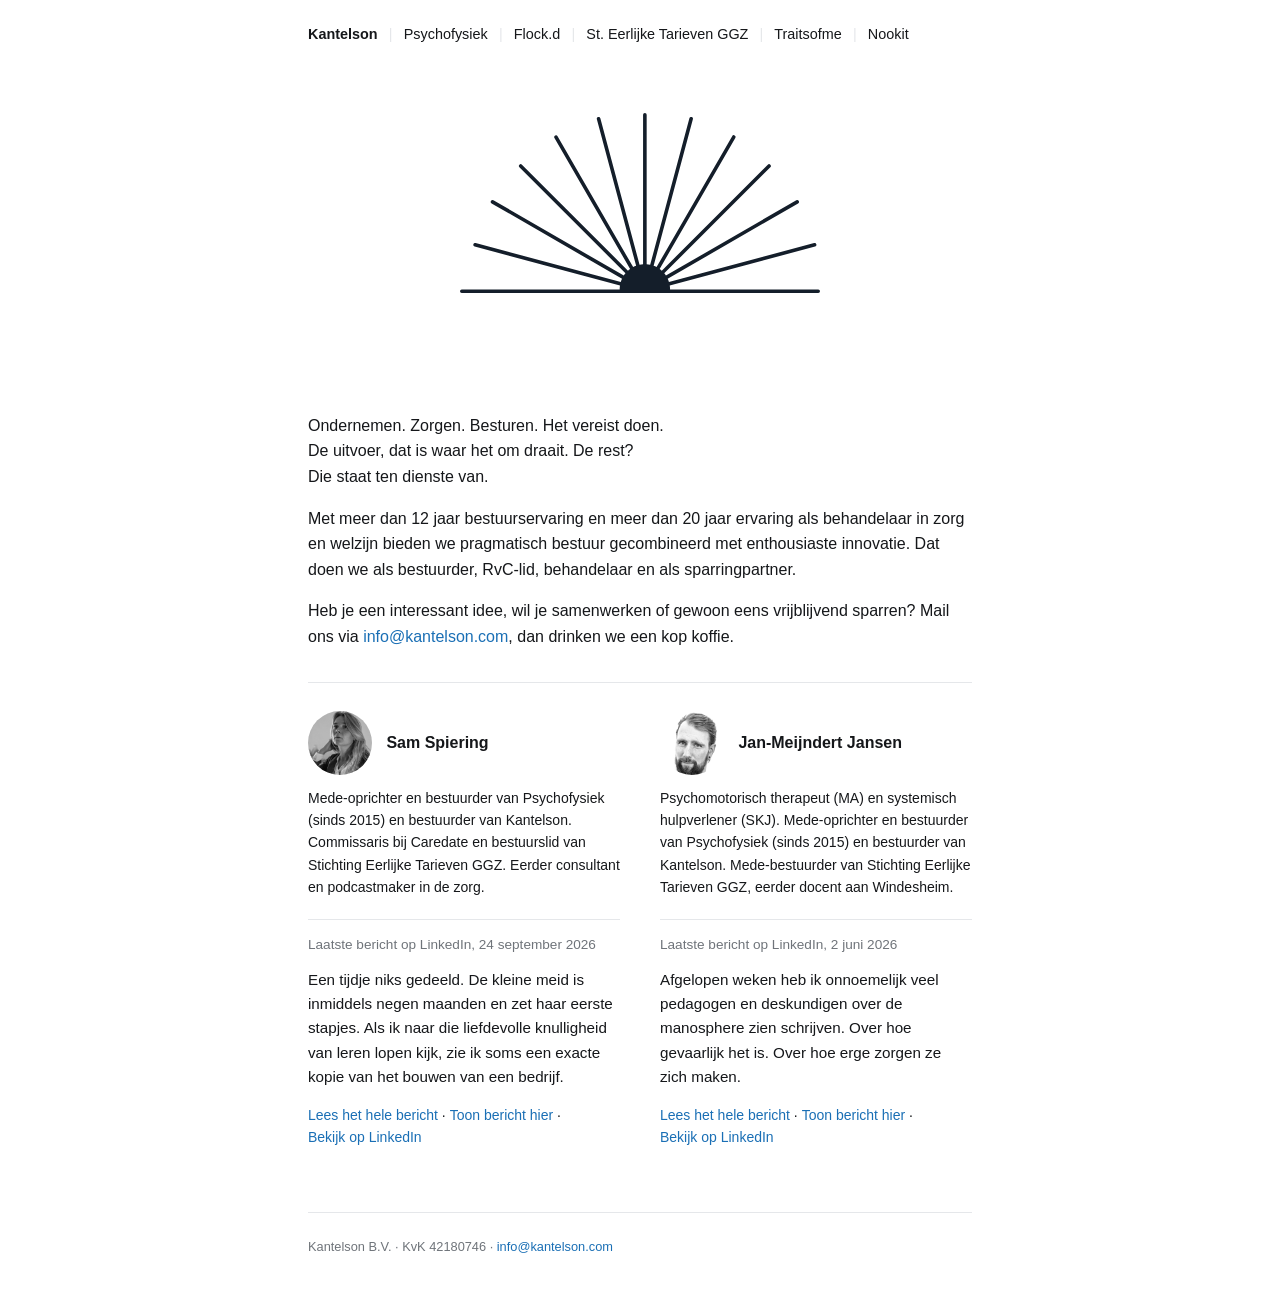
<file: index.html>
<!doctype html>
<html lang="nl">
<head>
<meta charset="utf-8">
<meta name="viewport" content="width=device-width,initial-scale=1">
<title>Kantelson.</title>
<meta name="description" content="Kantelson B.V., holding van Jan-Meijndert Jansen en Sam Spiering.">
<link rel="icon" href="assets/favicon.svg" type="image/svg+xml">
<link rel="icon" href="assets/favicon-32.png" sizes="32x32" type="image/png">
<link rel="apple-touch-icon" href="assets/apple-touch-icon.png">
<link rel="stylesheet" href="style.css">
</head>
<body>
<nav aria-label="Hoofdmenu"><a href="index.html" aria-current="page">Kantelson</a> <span class="sep">|</span> <a href="psychofysiek.html">Psychofysiek</a> <span class="sep">|</span> <a href="flockd.html">Flock.d</a> <span class="sep">|</span> <a href="eerlijke-tarieven-ggz.html">St.&nbsp;Eerlijke&nbsp;Tarieven&nbsp;GGZ</a> <span class="sep">|</span> <a href="traitsofme.html">Traitsofme</a> <span class="sep">|</span> <a href="nookit.html">Nookit</a></nav>
<main><img class="logo" src="assets/logo-zon.svg" alt="Kantelson" width="420" height="210"></main>
<main class="intro">
<p class="lead">Ondernemen. Zorgen. Besturen. Het vereist doen.<br>De uitvoer, dat is waar het om draait. De rest?<br>Die staat ten dienste van.</p>
<p>Met meer dan 12 jaar bestuurservaring en meer dan 20 jaar ervaring als behandelaar in zorg en welzijn bieden we pragmatisch bestuur gecombineerd met enthousiaste innovatie. Dat doen we als bestuurder, RvC-lid, behandelaar en als sparringpartner.</p>
<p>Heb je een interessant idee, wil je samenwerken of gewoon eens vrijblijvend sparren? Mail ons via <a href="mailto:info@kantelson.com">info@kantelson.com</a>, dan drinken we een kop koffie.</p>
</main>
<section class="people" aria-label="Sam Spiering en Jan-Meijndert Jansen">
<article class="person">
 <div class="head"><img src="assets/sam-spiering.jpg" alt="Sam Spiering" width="120" height="120"><h2>Sam Spiering</h2></div>
 <p class="small">Mede-oprichter en bestuurder van Psychofysiek (sinds 2015) en bestuurder van Kantelson. Commissaris bij Caredate en bestuurslid van Stichting Eerlijke Tarieven GGZ. Eerder consultant en podcastmaker in de zorg.</p>
 <div class="post">
  <p class="date">Laatste bericht op LinkedIn, 24 september 2026</p>
  <blockquote>Een tijdje niks gedeeld. De kleine meid is inmiddels negen maanden en zet haar eerste stapjes. Als ik naar die liefdevolle knulligheid van leren lopen kijk, zie ik soms een exacte kopie van het bouwen van een bedrijf.</blockquote>
  <p class="links"><a href="https://www.linkedin.com/posts/sam-spiering-aa037464_een-tijdje-niks-gedeeld-de-kleine-meid-is-activity-7508821324794978307-86u_" rel="noopener">Lees het hele bericht</a> &middot; <button type="button" data-urn="urn:li:activity:7508821324794978307">Toon bericht hier</button> &middot; <a href="https://www.linkedin.com/in/sam-spiering-aa037464/" rel="noopener">Bekijk op LinkedIn</a></p>
 </div>
</article>
<article class="person">
 <div class="head"><img src="assets/jan-meijndert.jpg" alt="Jan-Meijndert Jansen" width="120" height="120"><h2>Jan-Meijndert Jansen</h2></div>
 <p class="small">Psychomotorisch therapeut (MA) en systemisch hulpverlener (SKJ). Mede-oprichter en bestuurder van Psychofysiek (sinds 2015) en bestuurder van Kantelson. Mede-bestuurder van Stichting Eerlijke Tarieven GGZ, eerder docent aan Windesheim.</p>
 <div class="post">
  <p class="date">Laatste bericht op LinkedIn, 2 juni 2026</p>
  <blockquote>Afgelopen weken heb ik onnoemelijk veel pedagogen en deskundigen over de manosphere zien schrijven. Over hoe gevaarlijk het is. Over hoe erge zorgen ze zich maken.</blockquote>
  <p class="links"><a href="https://www.linkedin.com/posts/janmeijndertjansen_afgelopen-weken-heb-ik-onnoemelijk-veel-pedagogen-activity-7467458736811507712-MGWj" rel="noopener">Lees het hele bericht</a> &middot; <button type="button" data-urn="urn:li:activity:7467458736811507712">Toon bericht hier</button> &middot; <a href="https://www.linkedin.com/in/janmeijndertjansen/" rel="noopener">Bekijk op LinkedIn</a></p>
 </div>
</article>
</section>
<script>
document.querySelectorAll('.post button[data-urn]').forEach(function(b){b.addEventListener('click',function(){var f=document.createElement('iframe');f.src='https://www.linkedin.com/embed/feed/update/'+b.dataset.urn;f.title='LinkedIn-bericht';f.loading='lazy';f.allowFullscreen=true;b.closest('.post').appendChild(f);b.remove();});});
</script>
<footer>Kantelson B.V. &middot; KvK 42180746 &middot; <a href="mailto:info@kantelson.com">info@kantelson.com</a></footer>
</body>
</html>
</file>
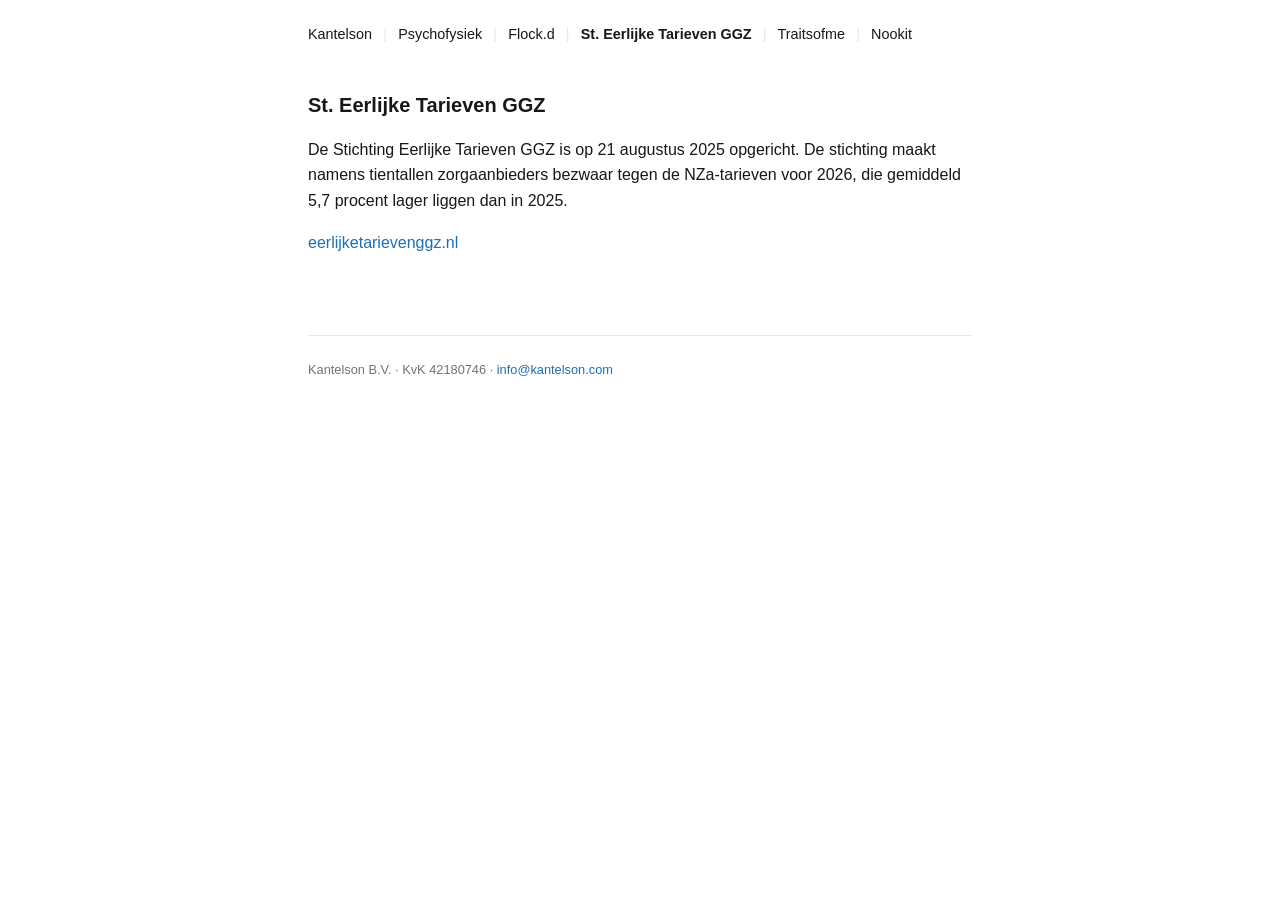
<file: eerlijke-tarieven-ggz.html>
<!doctype html>
<html lang="nl">
<head>
<meta charset="utf-8">
<meta name="viewport" content="width=device-width,initial-scale=1">
<title>St. Eerlijke Tarieven GGZ | Kantelson.</title>
<meta name="description" content="St. Eerlijke Tarieven GGZ | Kantelson.">
<link rel="icon" href="assets/favicon.svg" type="image/svg+xml">
<link rel="icon" href="assets/favicon-32.png" sizes="32x32" type="image/png">
<link rel="apple-touch-icon" href="assets/apple-touch-icon.png">
<link rel="stylesheet" href="style.css">
</head>
<body>
<nav aria-label="Hoofdmenu"><a href="index.html">Kantelson</a> <span class="sep">|</span> <a href="psychofysiek.html">Psychofysiek</a> <span class="sep">|</span> <a href="flockd.html">Flock.d</a> <span class="sep">|</span> <a href="eerlijke-tarieven-ggz.html" aria-current="page">St.&nbsp;Eerlijke&nbsp;Tarieven&nbsp;GGZ</a> <span class="sep">|</span> <a href="traitsofme.html">Traitsofme</a> <span class="sep">|</span> <a href="nookit.html">Nookit</a></nav>
<main>
<h1>St. Eerlijke Tarieven GGZ</h1>
<p>De Stichting Eerlijke Tarieven GGZ is op 21 augustus 2025 opgericht. De stichting maakt namens tientallen zorgaanbieders bezwaar tegen de NZa-tarieven voor 2026, die gemiddeld 5,7 procent lager liggen dan in 2025.</p>
<p><a href="https://www.eerlijketarievenggz.nl" rel="noopener">eerlijketarievenggz.nl</a></p>
</main>
<footer>Kantelson B.V. &middot; KvK 42180746 &middot; <a href="mailto:info@kantelson.com">info@kantelson.com</a></footer>
</body>
</html>
</file>
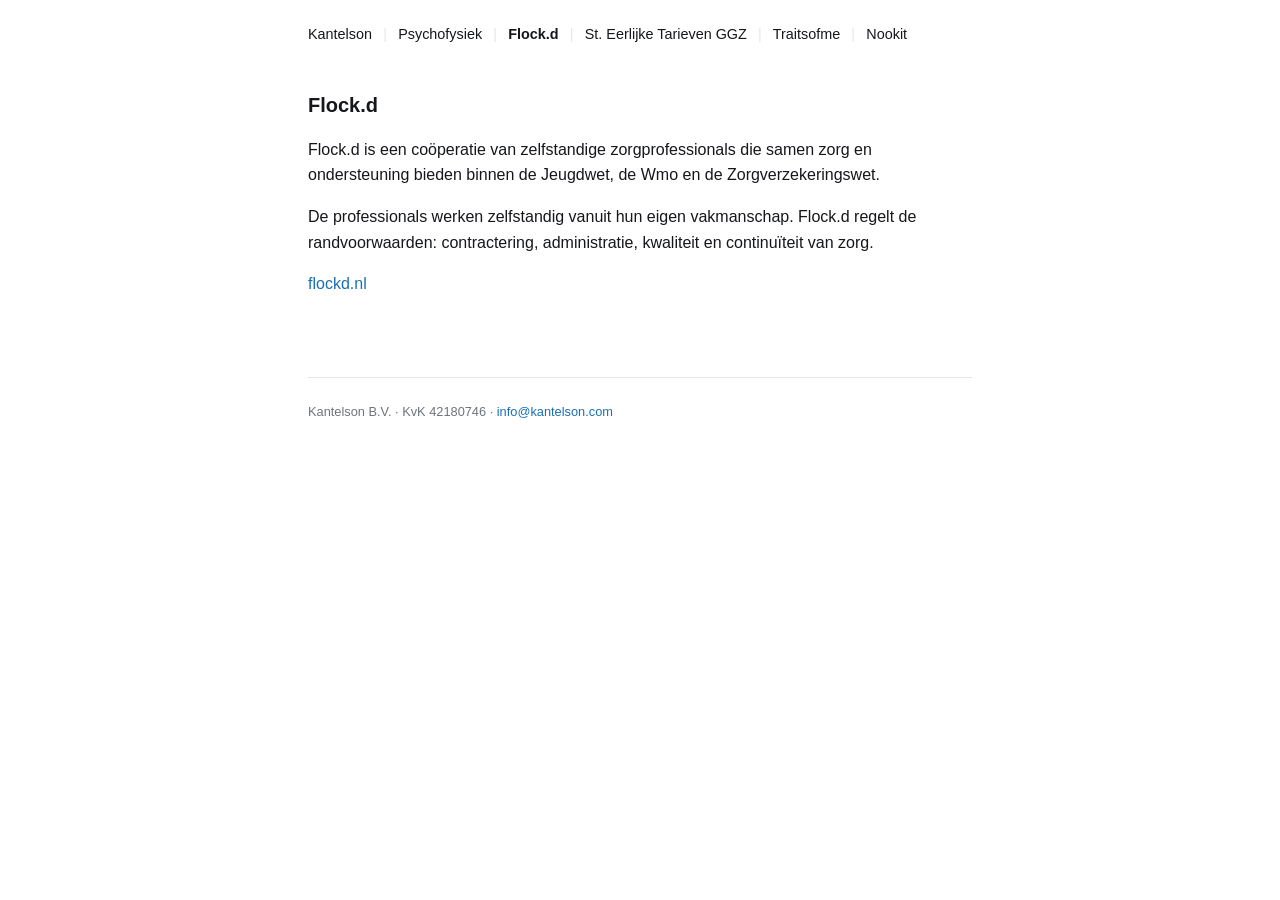
<file: flockd.html>
<!doctype html>
<html lang="nl">
<head>
<meta charset="utf-8">
<meta name="viewport" content="width=device-width,initial-scale=1">
<title>Flock.d | Kantelson.</title>
<meta name="description" content="Flock.d | Kantelson.">
<link rel="icon" href="assets/favicon.svg" type="image/svg+xml">
<link rel="icon" href="assets/favicon-32.png" sizes="32x32" type="image/png">
<link rel="apple-touch-icon" href="assets/apple-touch-icon.png">
<link rel="stylesheet" href="style.css">
</head>
<body>
<nav aria-label="Hoofdmenu"><a href="index.html">Kantelson</a> <span class="sep">|</span> <a href="psychofysiek.html">Psychofysiek</a> <span class="sep">|</span> <a href="flockd.html" aria-current="page">Flock.d</a> <span class="sep">|</span> <a href="eerlijke-tarieven-ggz.html">St.&nbsp;Eerlijke&nbsp;Tarieven&nbsp;GGZ</a> <span class="sep">|</span> <a href="traitsofme.html">Traitsofme</a> <span class="sep">|</span> <a href="nookit.html">Nookit</a></nav>
<main>
<h1>Flock.d</h1>
<p>Flock.d is een co&ouml;peratie van zelfstandige zorgprofessionals die samen zorg en ondersteuning bieden binnen de Jeugdwet, de Wmo en de Zorgverzekeringswet.</p>
<p>De professionals werken zelfstandig vanuit hun eigen vakmanschap. Flock.d regelt de randvoorwaarden: contractering, administratie, kwaliteit en continu&iuml;teit van zorg.</p>
<p><a href="https://flockd.nl" rel="noopener">flockd.nl</a></p>
</main>
<footer>Kantelson B.V. &middot; KvK 42180746 &middot; <a href="mailto:info@kantelson.com">info@kantelson.com</a></footer>
</body>
</html>
</file>
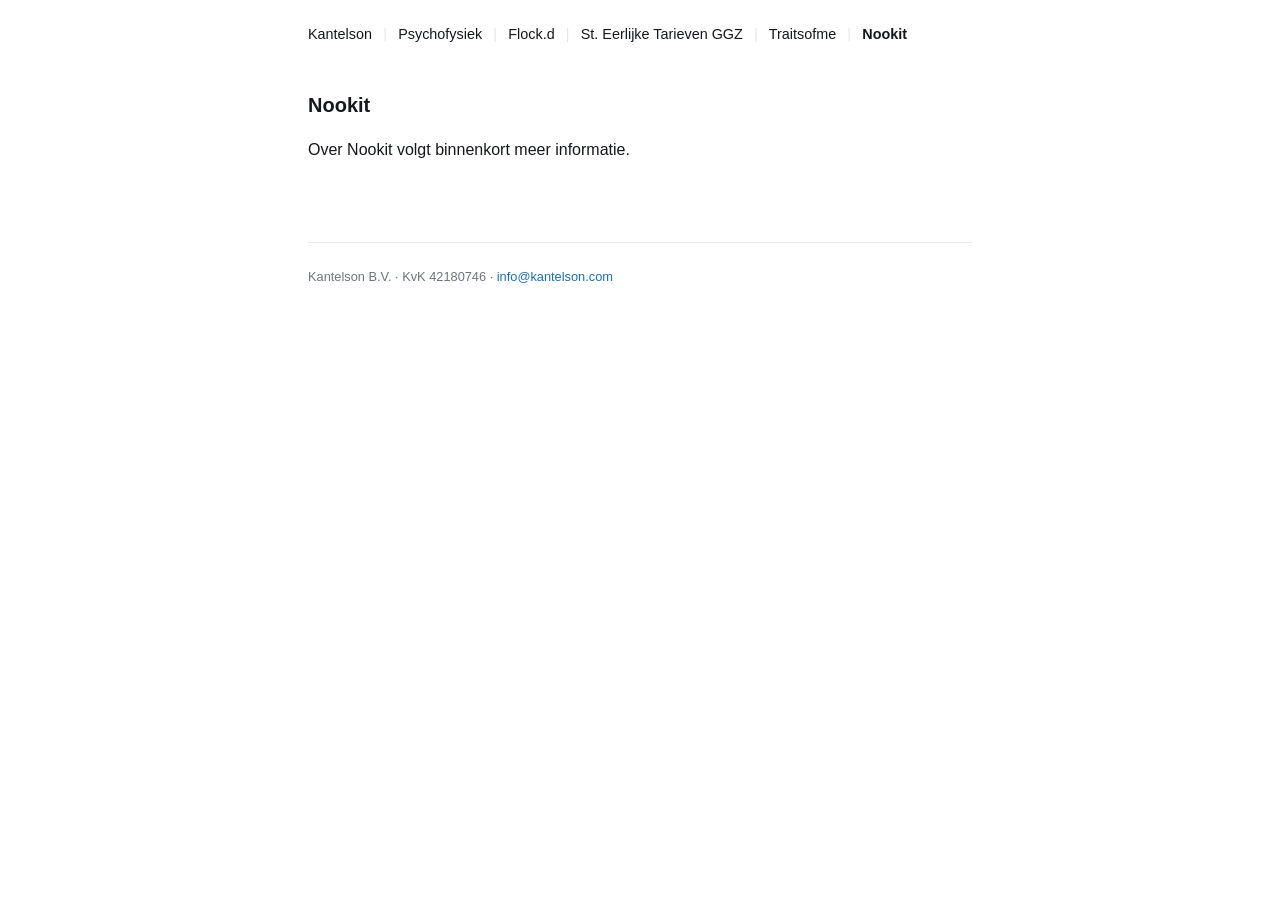
<file: nookit.html>
<!doctype html>
<html lang="nl">
<head>
<meta charset="utf-8">
<meta name="viewport" content="width=device-width,initial-scale=1">
<title>Nookit | Kantelson.</title>
<meta name="description" content="Nookit | Kantelson.">
<link rel="icon" href="assets/favicon.svg" type="image/svg+xml">
<link rel="icon" href="assets/favicon-32.png" sizes="32x32" type="image/png">
<link rel="apple-touch-icon" href="assets/apple-touch-icon.png">
<link rel="stylesheet" href="style.css">
</head>
<body>
<nav aria-label="Hoofdmenu"><a href="index.html">Kantelson</a> <span class="sep">|</span> <a href="psychofysiek.html">Psychofysiek</a> <span class="sep">|</span> <a href="flockd.html">Flock.d</a> <span class="sep">|</span> <a href="eerlijke-tarieven-ggz.html">St.&nbsp;Eerlijke&nbsp;Tarieven&nbsp;GGZ</a> <span class="sep">|</span> <a href="traitsofme.html">Traitsofme</a> <span class="sep">|</span> <a href="nookit.html" aria-current="page">Nookit</a></nav>
<main>
<h1>Nookit</h1>
<p>Over Nookit volgt binnenkort meer informatie.</p>
</main>
<footer>Kantelson B.V. &middot; KvK 42180746 &middot; <a href="mailto:info@kantelson.com">info@kantelson.com</a></footer>
</body>
</html>
</file>
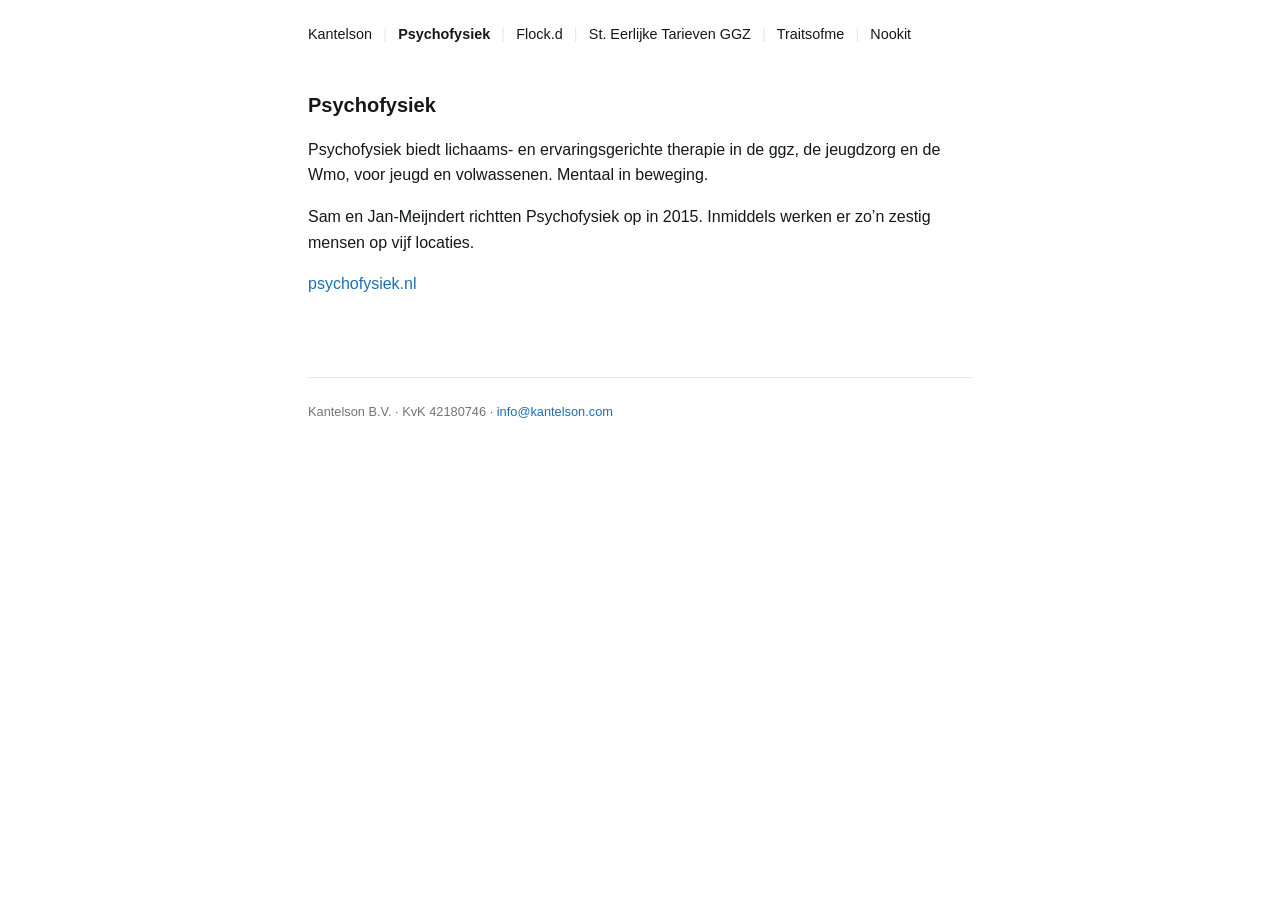
<file: psychofysiek.html>
<!doctype html>
<html lang="nl">
<head>
<meta charset="utf-8">
<meta name="viewport" content="width=device-width,initial-scale=1">
<title>Psychofysiek | Kantelson.</title>
<meta name="description" content="Psychofysiek | Kantelson.">
<link rel="icon" href="assets/favicon.svg" type="image/svg+xml">
<link rel="icon" href="assets/favicon-32.png" sizes="32x32" type="image/png">
<link rel="apple-touch-icon" href="assets/apple-touch-icon.png">
<link rel="stylesheet" href="style.css">
</head>
<body>
<nav aria-label="Hoofdmenu"><a href="index.html">Kantelson</a> <span class="sep">|</span> <a href="psychofysiek.html" aria-current="page">Psychofysiek</a> <span class="sep">|</span> <a href="flockd.html">Flock.d</a> <span class="sep">|</span> <a href="eerlijke-tarieven-ggz.html">St.&nbsp;Eerlijke&nbsp;Tarieven&nbsp;GGZ</a> <span class="sep">|</span> <a href="traitsofme.html">Traitsofme</a> <span class="sep">|</span> <a href="nookit.html">Nookit</a></nav>
<main>
<h1>Psychofysiek</h1>
<p>Psychofysiek biedt lichaams- en ervaringsgerichte therapie in de ggz, de jeugdzorg en de Wmo, voor jeugd en volwassenen. Mentaal in beweging.</p>
<p>Sam en Jan-Meijndert richtten Psychofysiek op in 2015. Inmiddels werken er zo&rsquo;n zestig mensen op vijf locaties.</p>
<p><a href="https://psychofysiek.nl" rel="noopener">psychofysiek.nl</a></p>
</main>
<footer>Kantelson B.V. &middot; KvK 42180746 &middot; <a href="mailto:info@kantelson.com">info@kantelson.com</a></footer>
</body>
</html>
</file>
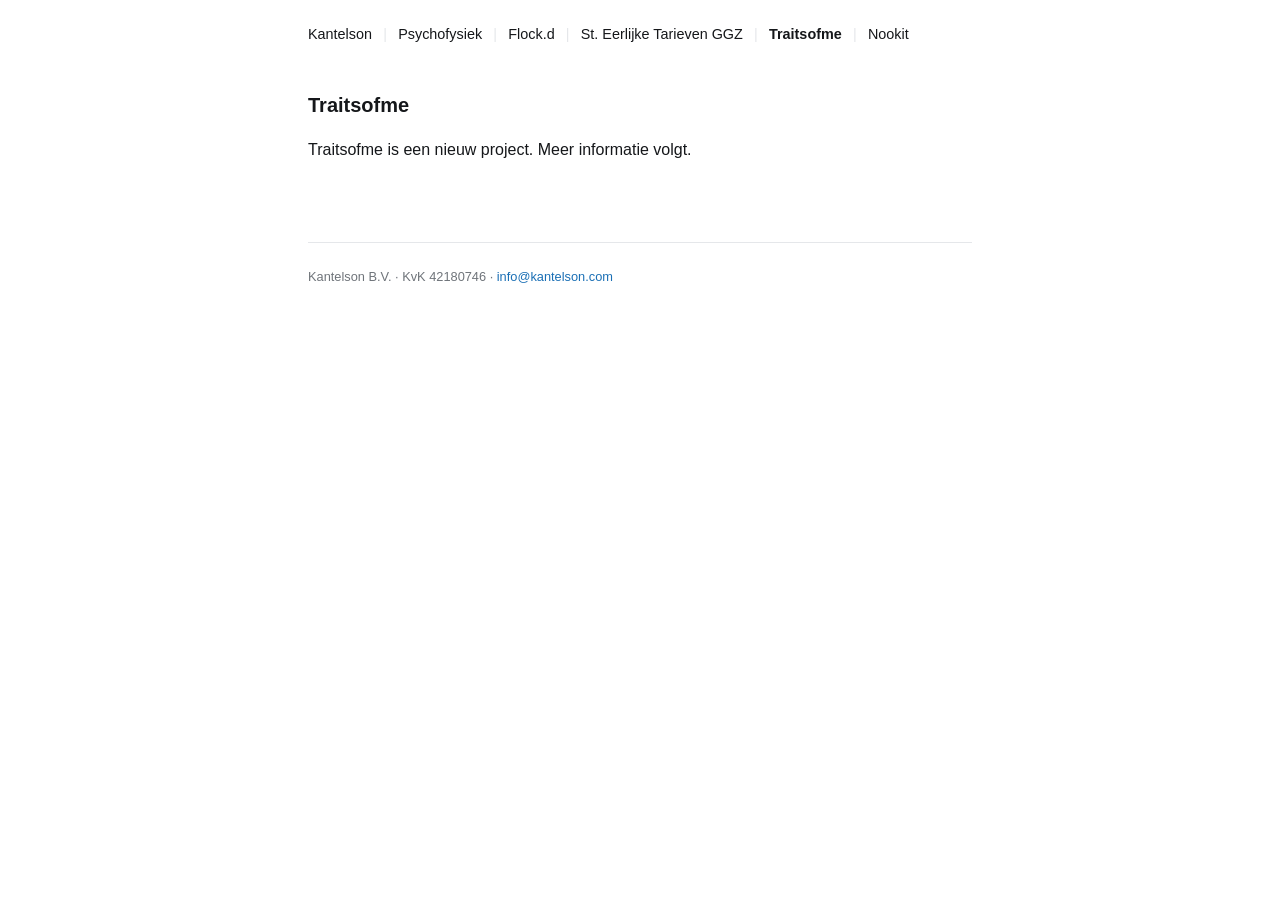
<file: traitsofme.html>
<!doctype html>
<html lang="nl">
<head>
<meta charset="utf-8">
<meta name="viewport" content="width=device-width,initial-scale=1">
<title>Traitsofme | Kantelson.</title>
<meta name="description" content="Traitsofme | Kantelson.">
<link rel="icon" href="assets/favicon.svg" type="image/svg+xml">
<link rel="icon" href="assets/favicon-32.png" sizes="32x32" type="image/png">
<link rel="apple-touch-icon" href="assets/apple-touch-icon.png">
<link rel="stylesheet" href="style.css">
</head>
<body>
<nav aria-label="Hoofdmenu"><a href="index.html">Kantelson</a> <span class="sep">|</span> <a href="psychofysiek.html">Psychofysiek</a> <span class="sep">|</span> <a href="flockd.html">Flock.d</a> <span class="sep">|</span> <a href="eerlijke-tarieven-ggz.html">St.&nbsp;Eerlijke&nbsp;Tarieven&nbsp;GGZ</a> <span class="sep">|</span> <a href="traitsofme.html" aria-current="page">Traitsofme</a> <span class="sep">|</span> <a href="nookit.html">Nookit</a></nav>
<main>
<h1>Traitsofme</h1>
<p>Traitsofme is een nieuw project. Meer informatie volgt.</p>
</main>
<footer>Kantelson B.V. &middot; KvK 42180746 &middot; <a href="mailto:info@kantelson.com">info@kantelson.com</a></footer>
</body>
</html>
</file>
<file: style.css>
:root{--fg:#15171a;--muted:#6f747a;--link:#1a6fb5;--line:#e5e7ea;--bg:#fff}
*{box-sizing:border-box}
html{-webkit-text-size-adjust:100%}
body{margin:0;background:var(--bg);color:var(--fg);font:16px/1.6 -apple-system,BlinkMacSystemFont,"Segoe UI",Roboto,Ubuntu,"Helvetica Neue",Arial,sans-serif}
a{color:var(--link);text-decoration:none}
a:hover{text-decoration:underline}
:focus-visible{outline:2px solid var(--link);outline-offset:2px}
nav{max-width:44rem;margin:0 auto;padding:1.25rem 1.25rem 0;font-size:.9rem;line-height:2}
nav a{color:var(--fg)}
nav a[aria-current]{font-weight:700}
nav .sep{color:var(--line);margin:0 .45rem}
main{max-width:44rem;margin:0 auto;padding:0 1.25rem 4rem}
h1{font-size:1.25rem;margin:2.5rem 0 1rem}
h2{font-size:1rem;margin:2.25rem 0 .5rem}
p{margin:0 0 1rem}
.muted{color:var(--muted)}
.small{font-size:.875rem}
.logo{display:block;width:min(70vw,360px);height:auto;margin:4rem auto 3.5rem}
.feed{display:grid;grid-template-columns:1fr 1fr;gap:2rem;max-width:44rem;margin:0 auto;padding:0 1.25rem 4rem}
.post{border-top:1px solid var(--line);padding-top:1rem}
.post h2{margin:0 0 .15rem}
.post .date{color:var(--muted);font-size:.85rem;margin-bottom:.75rem}
.post blockquote{margin:0 0 .9rem;font-size:.95rem}
.post .links{font-size:.875rem}
.post button{font:inherit;font-size:.875rem;color:var(--link);background:none;border:0;padding:0;cursor:pointer}
.post button:hover{text-decoration:underline}
.post iframe{width:100%;height:560px;border:0;margin-top:.75rem}
.cv{display:grid;grid-template-columns:120px 1fr;gap:1.25rem;margin:1.5rem 0 2.5rem}
.cv img{width:120px;height:120px;object-fit:cover;border-radius:50%}
.cv h2{margin:0 0 .25rem}
.cv ul{list-style:none;margin:.5rem 0;padding:0;font-size:.95rem}
.cv li{padding:.3rem 0;border-top:1px solid var(--line);display:grid;grid-template-columns:6.5rem 1fr;gap:.75rem}
.cv li span:first-child{color:var(--muted);font-variant-numeric:tabular-nums}
footer{max-width:41.5rem;margin:0 auto;padding:1.5rem 1.25rem 2.5rem;font-size:.8rem;color:var(--muted);border-top:1px solid var(--line)}
@media (max-width:640px){.feed{grid-template-columns:1fr}.cv{grid-template-columns:1fr}.cv img{width:96px;height:96px}.logo{margin:3rem auto}}
@media (max-width:420px){.cv li{grid-template-columns:1fr;gap:0}}


.intro{padding-bottom:1rem}
.intro .cv{grid-template-columns:96px 1fr;align-items:start;margin:0 0 2rem}
.intro .cv img{width:96px;height:96px;background:#f2f3f5;filter:grayscale(1)}
.intro .cv h2{margin:.1rem 0 .35rem}
.intro .cv p{margin:0}
.intro h2.section{margin:2.5rem 0 .75rem;padding-top:1.5rem;border-top:1px solid var(--line)}
.feed{padding-top:1.5rem;border-top:1px solid var(--line)}
.feed .post{border-top:0;padding-top:0}
.feed,footer{max-width:41.5rem;width:calc(100% - 2.5rem);margin-left:auto;margin-right:auto;padding-left:0;padding-right:0}
.feed{padding-bottom:3rem}
.post .links a,.post .links button{white-space:nowrap}
.intro h2{margin:0 0 .75rem}
.people{display:grid;grid-template-columns:1fr 1fr;gap:2.5rem;max-width:41.5rem;width:calc(100% - 2.5rem);margin:0 auto;padding:1.75rem 0 3rem;border-top:1px solid var(--line)}
.person .head{display:flex;align-items:center;gap:.9rem;margin-bottom:.75rem}
.person .head img{width:64px;height:64px;border-radius:50%;object-fit:cover;background:#f2f3f5;filter:grayscale(1)}
.person .head h2{margin:0;font-size:1rem}
.person>p.small{color:var(--fg);margin-bottom:1.25rem}
.person .post{border-top:1px solid var(--line);padding-top:.9rem}
@media (max-width:640px){.people{grid-template-columns:1fr}}
</file>
